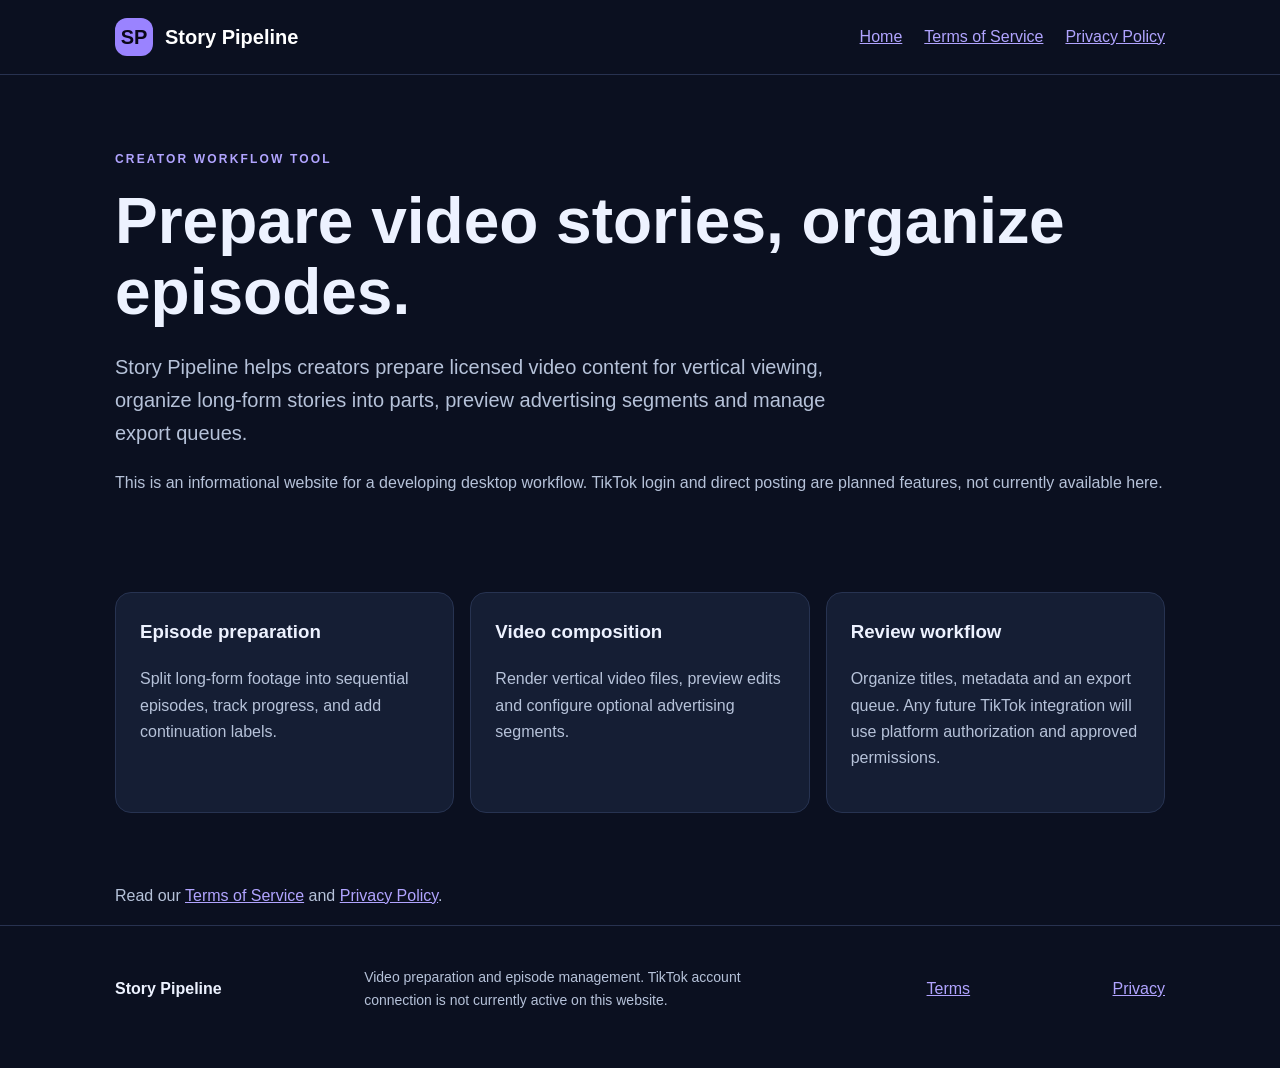
<file: index.html>
<!doctype html><html lang="en"><head><meta charset="UTF-8"><meta name="viewport" content="width=device-width,initial-scale=1"><meta name="description" content="Story Pipeline video preparation and episode management tools"><meta name="color-scheme" content="dark"><title>Home | Story Pipeline</title><link rel="stylesheet" href="./styles.css"></head><body><header class="nav"><div class="wrap"><a class="brand" href="./index.html"><span class="mark">SP</span>Story Pipeline</a><nav aria-label="Navigation"><a href="./index.html">Home</a><a href="./terms.html">Terms of Service</a><a href="./privacy.html">Privacy Policy</a></nav></div></header><main class="wrap"><section class="hero"><div class="eyebrow">Creator workflow tool</div><h1>Prepare video stories, organize episodes.</h1><p class="lead">Story Pipeline helps creators prepare licensed video content for vertical viewing, organize long-form stories into parts, preview advertising segments and manage export queues.</p><p>This is an informational website for a developing desktop workflow. TikTok login and direct posting are planned features, not currently available here.</p></section><section aria-label="Features" class="cards"><div class="card"><h3>Episode preparation</h3><p>Split long-form footage into sequential episodes, track progress, and add continuation labels.</p></div><div class="card"><h3>Video composition</h3><p>Render vertical video files, preview edits and configure optional advertising segments.</p></div><div class="card"><h3>Review workflow</h3><p>Organize titles, metadata and an export queue. Any future TikTok integration will use platform authorization and approved permissions.</p></div></section><p>Read our <a href="./terms.html">Terms of Service</a> and <a href="./privacy.html">Privacy Policy</a>.</p></main><footer class="footer"><div class="wrap"><strong>Story Pipeline</strong><p class="small">Video preparation and episode management. TikTok account connection is not currently active on this website.</p><a href="./terms.html">Terms</a><a href="./privacy.html">Privacy</a></div></footer></body></html>
</file>
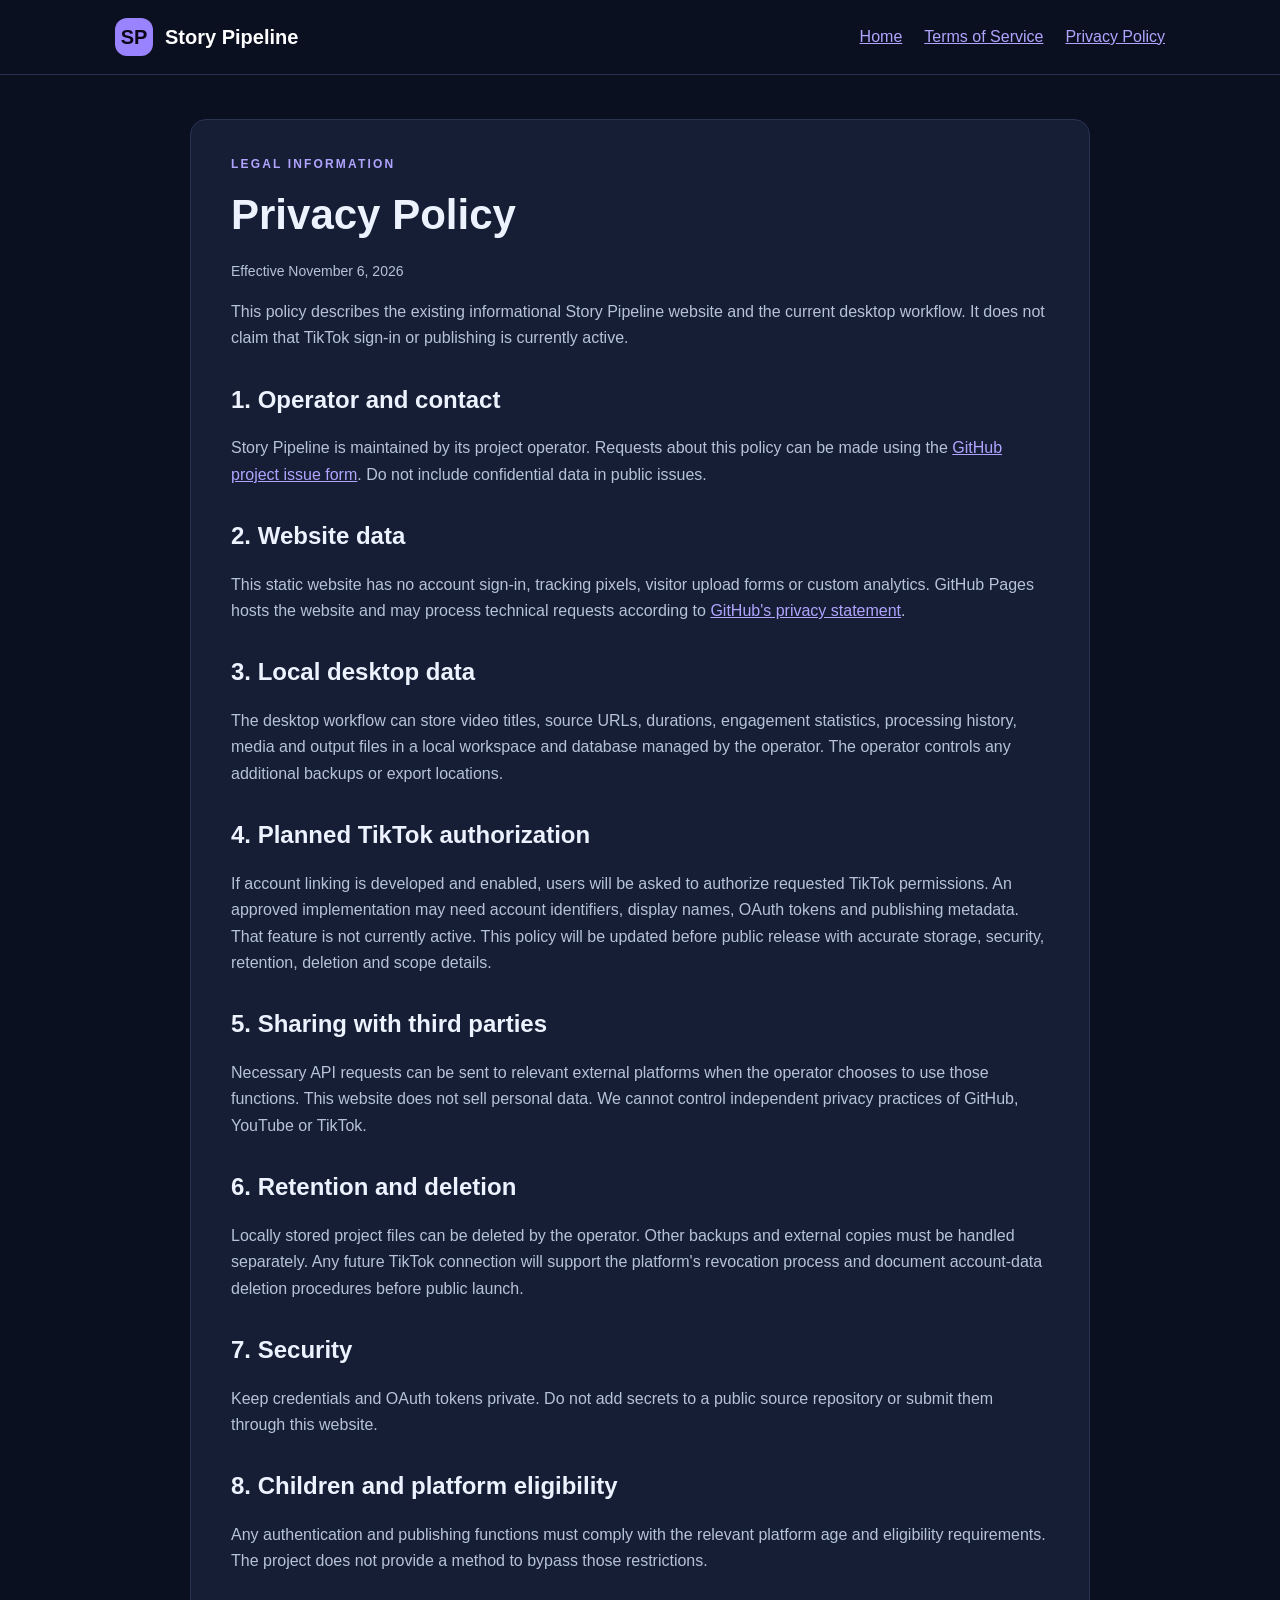
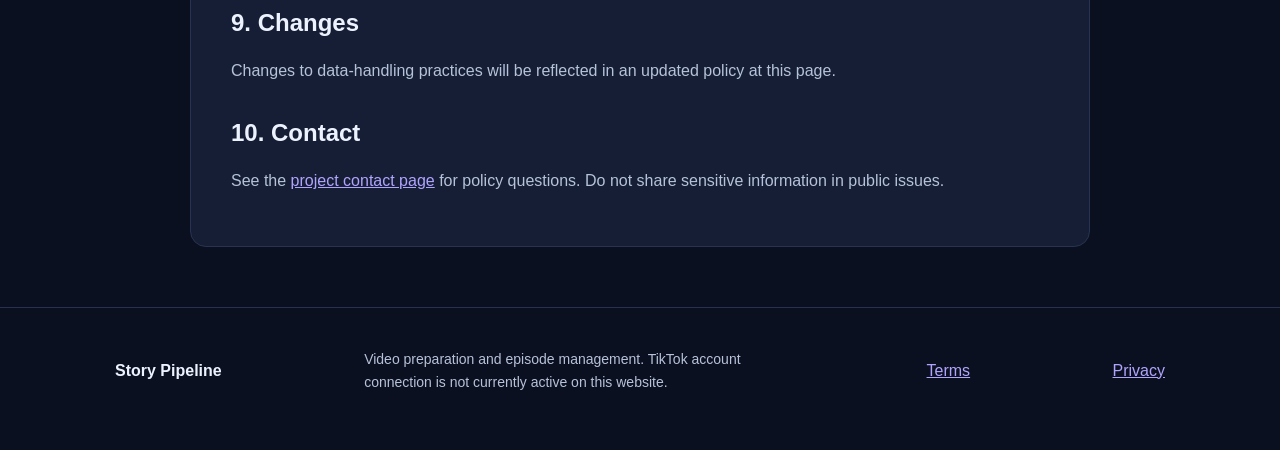
<file: privacy.html>
<!doctype html><html lang="en"><head><meta charset="UTF-8"><meta name="viewport" content="width=device-width,initial-scale=1"><meta name="description" content="Story Pipeline Privacy Policy"><meta name="color-scheme" content="dark"><title>Privacy Policy | Story Pipeline</title><link rel="stylesheet" href="./styles.css"></head><body><header class="nav"><div class="wrap"><a class="brand" href="./index.html"><span class="mark">SP</span>Story Pipeline</a><nav aria-label="Navigation"><a href="./index.html">Home</a><a href="./terms.html">Terms of Service</a><a href="./privacy.html">Privacy Policy</a></nav></div></header><main class="wrap"><article class="legal"><div class="eyebrow">Legal information</div><h1>Privacy Policy</h1><p class="small">Effective November 6, 2026</p><p>This policy describes the existing informational Story Pipeline website and the current desktop workflow. It does not claim that TikTok sign-in or publishing is currently active.</p><h2>1. Operator and contact</h2><p>Story Pipeline is maintained by its project operator. Requests about this policy can be made using the <a href="https://github.com/youlter1234-cmd/story-pipeline-website/issues/new">GitHub project issue form</a>. Do not include confidential data in public issues.</p><h2>2. Website data</h2><p>This static website has no account sign-in, tracking pixels, visitor upload forms or custom analytics. GitHub Pages hosts the website and may process technical requests according to <a href="https://docs.github.com/en/site-policy/privacy-policies/github-general-privacy-statement">GitHub's privacy statement</a>.</p><h2>3. Local desktop data</h2><p>The desktop workflow can store video titles, source URLs, durations, engagement statistics, processing history, media and output files in a local workspace and database managed by the operator. The operator controls any additional backups or export locations.</p><h2>4. Planned TikTok authorization</h2><p>If account linking is developed and enabled, users will be asked to authorize requested TikTok permissions. An approved implementation may need account identifiers, display names, OAuth tokens and publishing metadata. That feature is not currently active. This policy will be updated before public release with accurate storage, security, retention, deletion and scope details.</p><h2>5. Sharing with third parties</h2><p>Necessary API requests can be sent to relevant external platforms when the operator chooses to use those functions. This website does not sell personal data. We cannot control independent privacy practices of GitHub, YouTube or TikTok.</p><h2>6. Retention and deletion</h2><p>Locally stored project files can be deleted by the operator. Other backups and external copies must be handled separately. Any future TikTok connection will support the platform's revocation process and document account-data deletion procedures before public launch.</p><h2>7. Security</h2><p>Keep credentials and OAuth tokens private. Do not add secrets to a public source repository or submit them through this website.</p><h2>8. Children and platform eligibility</h2><p>Any authentication and publishing functions must comply with the relevant platform age and eligibility requirements. The project does not provide a method to bypass those restrictions.</p><h2>9. Changes</h2><p>Changes to data-handling practices will be reflected in an updated policy at this page.</p><h2>10. Contact</h2><p>See the <a href="https://github.com/youlter1234-cmd/story-pipeline-website/issues/new">project contact page</a> for policy questions. Do not share sensitive information in public issues.</p></article></main><footer class="footer"><div class="wrap"><strong>Story Pipeline</strong><p class="small">Video preparation and episode management. TikTok account connection is not currently active on this website.</p><a href="./terms.html">Terms</a><a href="./privacy.html">Privacy</a></div></footer></body></html>
</file>
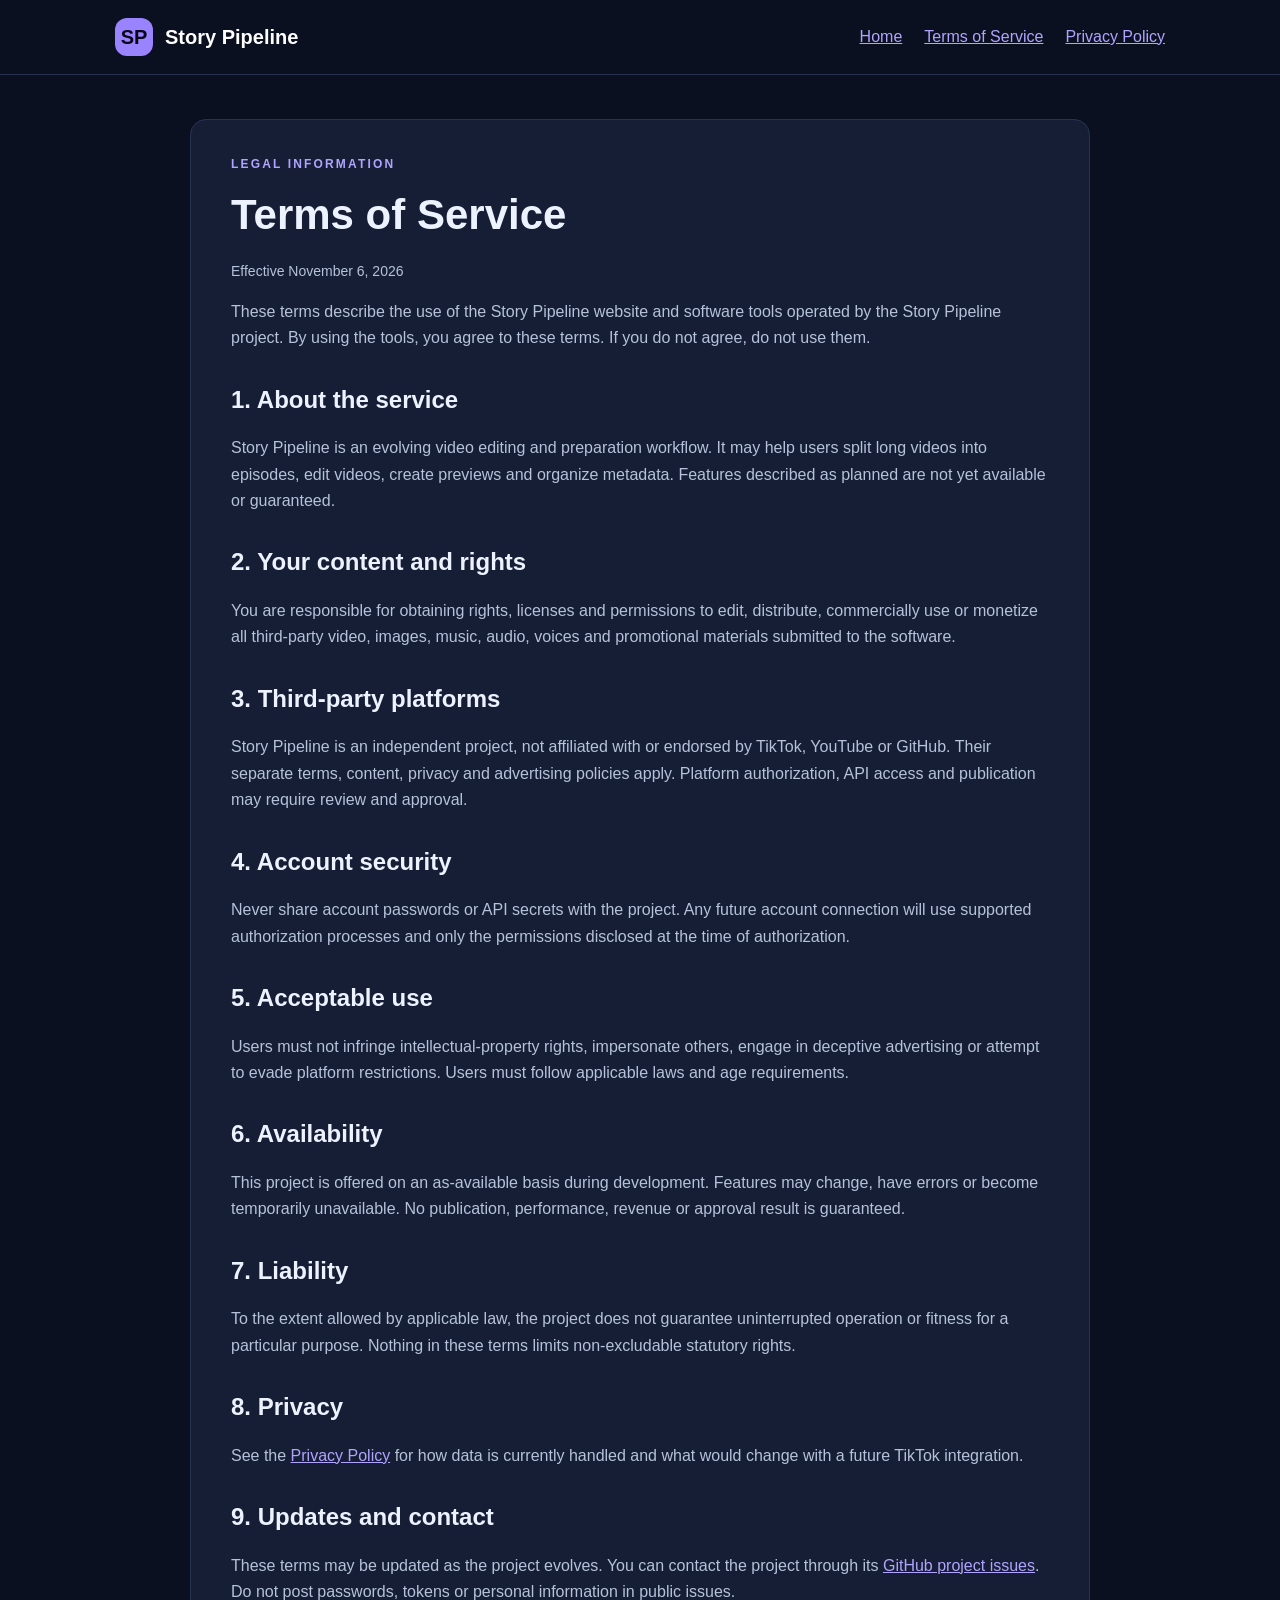
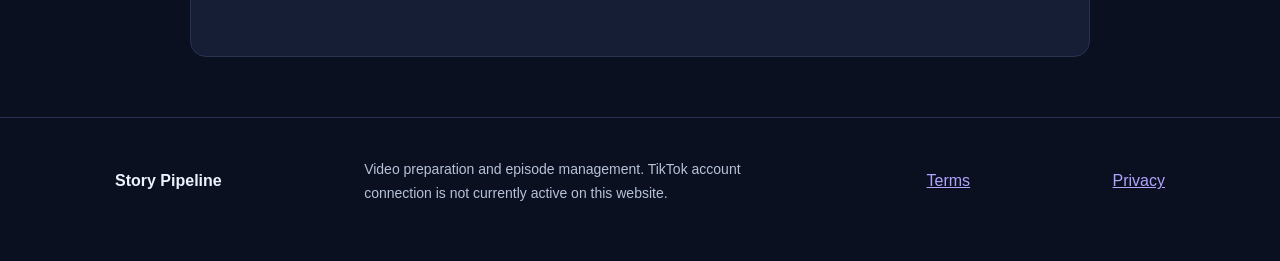
<file: terms.html>
<!doctype html><html lang="en"><head><meta charset="UTF-8"><meta name="viewport" content="width=device-width,initial-scale=1"><meta name="description" content="Story Pipeline Terms of Service"><meta name="color-scheme" content="dark"><title>Terms of Service | Story Pipeline</title><link rel="stylesheet" href="./styles.css"></head><body><header class="nav"><div class="wrap"><a class="brand" href="./index.html"><span class="mark">SP</span>Story Pipeline</a><nav aria-label="Navigation"><a href="./index.html">Home</a><a href="./terms.html">Terms of Service</a><a href="./privacy.html">Privacy Policy</a></nav></div></header><main class="wrap"><article class="legal"><div class="eyebrow">Legal information</div><h1>Terms of Service</h1><p class="small">Effective November 6, 2026</p><p>These terms describe the use of the Story Pipeline website and software tools operated by the Story Pipeline project. By using the tools, you agree to these terms. If you do not agree, do not use them.</p><h2>1. About the service</h2><p>Story Pipeline is an evolving video editing and preparation workflow. It may help users split long videos into episodes, edit videos, create previews and organize metadata. Features described as planned are not yet available or guaranteed.</p><h2>2. Your content and rights</h2><p>You are responsible for obtaining rights, licenses and permissions to edit, distribute, commercially use or monetize all third-party video, images, music, audio, voices and promotional materials submitted to the software.</p><h2>3. Third-party platforms</h2><p>Story Pipeline is an independent project, not affiliated with or endorsed by TikTok, YouTube or GitHub. Their separate terms, content, privacy and advertising policies apply. Platform authorization, API access and publication may require review and approval.</p><h2>4. Account security</h2><p>Never share account passwords or API secrets with the project. Any future account connection will use supported authorization processes and only the permissions disclosed at the time of authorization.</p><h2>5. Acceptable use</h2><p>Users must not infringe intellectual-property rights, impersonate others, engage in deceptive advertising or attempt to evade platform restrictions. Users must follow applicable laws and age requirements.</p><h2>6. Availability</h2><p>This project is offered on an as-available basis during development. Features may change, have errors or become temporarily unavailable. No publication, performance, revenue or approval result is guaranteed.</p><h2>7. Liability</h2><p>To the extent allowed by applicable law, the project does not guarantee uninterrupted operation or fitness for a particular purpose. Nothing in these terms limits non-excludable statutory rights.</p><h2>8. Privacy</h2><p>See the <a href="./privacy.html">Privacy Policy</a> for how data is currently handled and what would change with a future TikTok integration.</p><h2>9. Updates and contact</h2><p>These terms may be updated as the project evolves. You can contact the project through its <a href="https://github.com/youlter1234-cmd/story-pipeline-website/issues/new">GitHub project issues</a>. Do not post passwords, tokens or personal information in public issues.</p></article></main><footer class="footer"><div class="wrap"><strong>Story Pipeline</strong><p class="small">Video preparation and episode management. TikTok account connection is not currently active on this website.</p><a href="./terms.html">Terms</a><a href="./privacy.html">Privacy</a></div></footer></body></html>
</file>
<file: styles.css>
:root{color-scheme:dark;--bg:#0b1020;--panel:#151e34;--fg:#edf2ff;--muted:#b6c2d9;--accent:#9a83ff}*{box-sizing:border-box}html{font-family:Inter,Segoe UI,Arial,sans-serif;scroll-behavior:smooth}body{background:var(--bg);color:var(--fg);margin:0;line-height:1.65}a{color:#b1a4ff}a:hover{color:#e6dfff}.wrap{width:min(100% - 40px,1050px);margin:auto}.nav{border-bottom:1px solid #283250;background:#0b1020}.nav .wrap,.footer .wrap{display:flex;gap:26px;align-items:center;justify-content:space-between;flex-wrap:wrap;padding:18px 0}.nav nav{display:flex;gap:22px;flex-wrap:wrap}.brand{text-decoration:none;color:white;font-weight:800;font-size:20px}.mark{display:inline-grid;place-items:center;background:var(--accent);color:#0a0719;border-radius:12px;width:38px;height:38px;margin-right:12px}.hero{padding:75px 0 55px}.eyebrow{color:#b1a4ff;text-transform:uppercase;letter-spacing:.18em;font-size:12px;font-weight:700}h1{font-size:clamp(34px,5vw,64px);line-height:1.12;margin:16px 0 22px}h2{font-size:24px;margin:28px 0 10px}p,li{color:var(--muted)}.lead{font-size:20px;max-width:720px}.cards{display:grid;grid-template-columns:repeat(3,minmax(0,1fr));gap:16px;margin:24px 0 70px}.card,.legal{padding:24px;background:var(--panel);border:1px solid #273351;border-radius:16px}.card h3{margin-top:0}.legal{max-width:900px;margin:44px auto 60px;padding:35px 40px}.legal h1{font-size:42px}.small{font-size:14px}.footer{border-top:1px solid #283250;padding:8px 0 24px}.footer p{max-width:420px}@media(max-width:700px){.cards{grid-template-columns:1fr}.legal{padding:24px}.nav .wrap{display:block}.nav nav{margin-top:14px}.nav nav a{margin-right:8px}}
</file>
